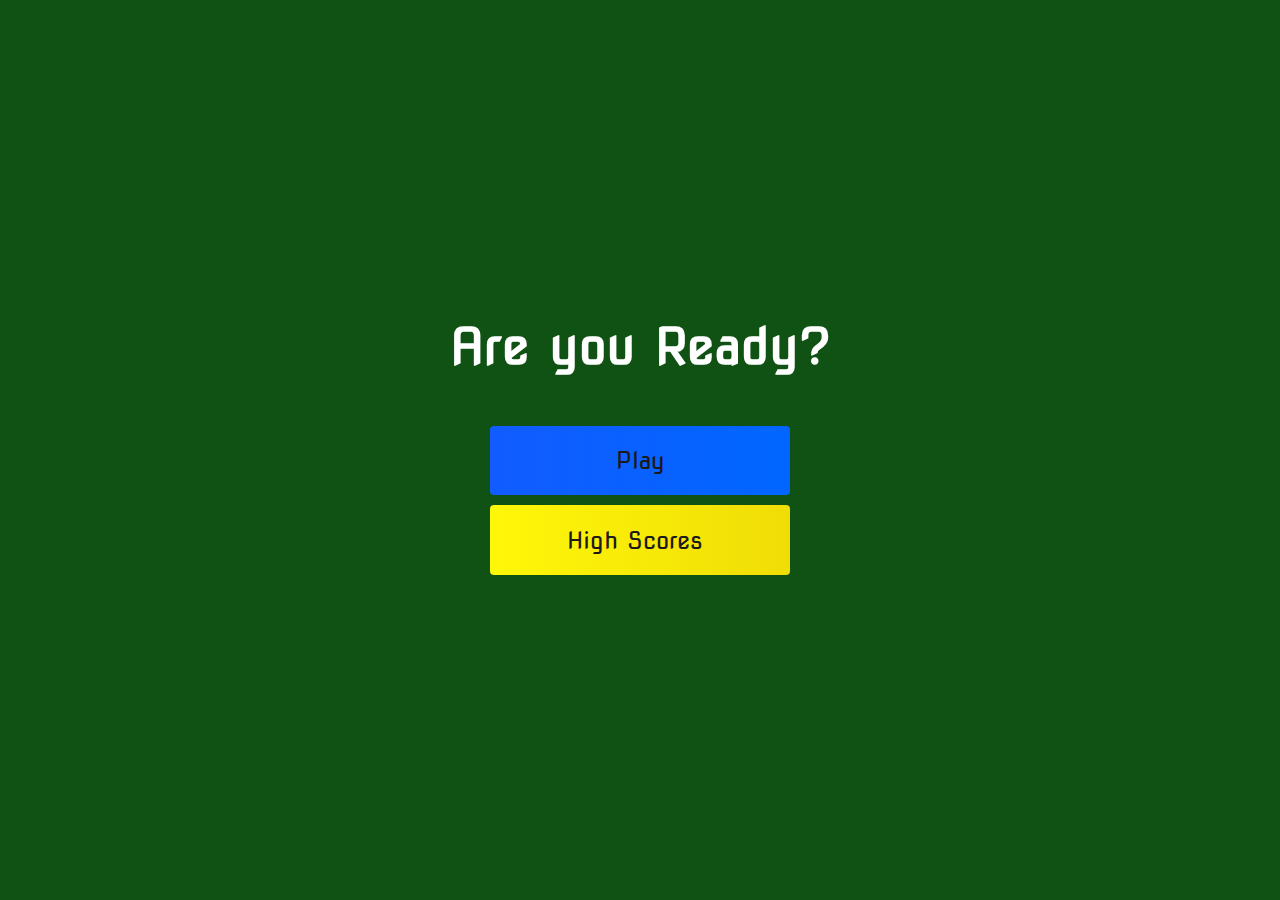
<file: index.html>
<!DOCTYPE html>
<html lang="en">
<head>
    <meta charset="UTF-8">
    <meta name="viewport" content="width=device-width, initial-scale=1.0">
    <title>Soal Index</title>
    <link rel="stylesheet" href="style.css">
    <link rel="stylesheet" href="https://use.fontawesome.com/releases/v5.13.1/css/all.css" integrity="sha384-xxzQGERXS00kBmZW/6qxqJPyxW3UR0BPsL4c8ILaIWXva5kFi7TxkIIaMiKtqV1Q" crossorigin="anonymous">
</head>
<body>
    <div class="container">
        <div id="home" class="flex-column flex-center">
            <h1>Are you Ready?</h1>
             <a href="pilih-materi.html" class="btn">Play</a>
            <a href="highscores.html" id="highscore-btn" class="btn">High Scores<i class="fas fa-crown"></i></a>
        </div>
    </div>
</body>
</html>
</file>
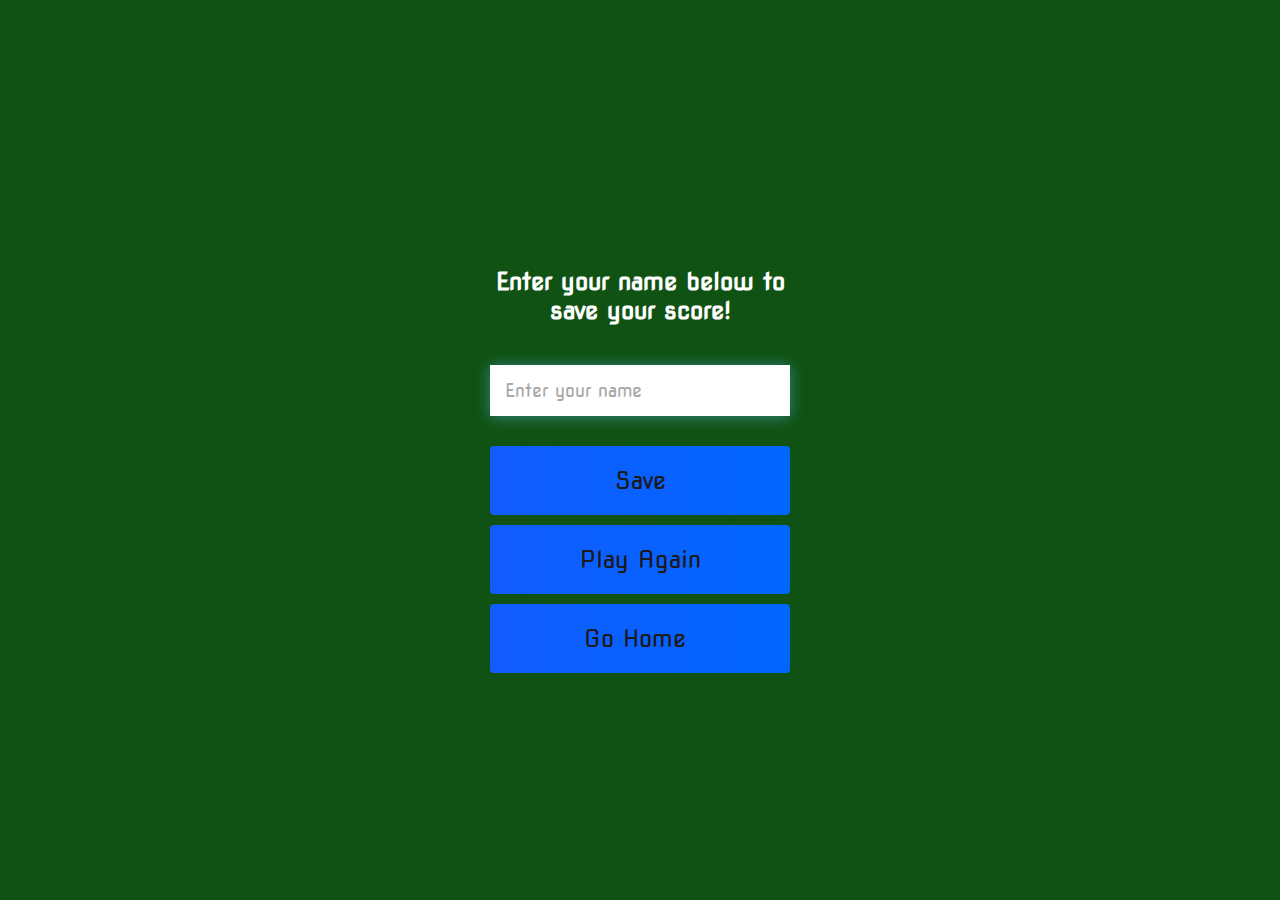
<file: end.html>
<!DOCTYPE html>
<html lang="en">
<head>
    <meta charset="UTF-8">
    <meta name="viewport" content="width=device-width, initial-scale=1.0">
    <title>Test</title>
    <link rel="stylesheet" href="style.css">
    <link rel="stylesheet" href="https://use.fontawesome.com/releases/v5.13.1/css/all.css" integrity="sha384-xxzQGERXS00kBmZW/6qxqJPyxW3UR0BPsL4c8ILaIWXva5kFi7TxkIIaMiKtqV1Q" crossorigin="anonymous">
</head>
<body>
    <div class="container">
        <div id="end" class="flex-center flex-column">
            <h1 id="finalScore">0</h1>
            <form class="end-form-container">
                <h2 id="end-text">Enter your name below to save your score!</h2>
                <input type="text" name="name" id="username" placeholder="Enter your name">
                <button class="btn" id="saveScoreBtn" type="submit" onclick="saveHighScore(event)" disabled>Save</button>
            </form>
            <a href="game.html" class="btn">Play Again</a>
            <a href="index.html" class="btn">Go Home<i class="fas fa-home"></i></a>
        </div>
    </div>
    <script src="end.js"></script>
</body>
</html>
</file>
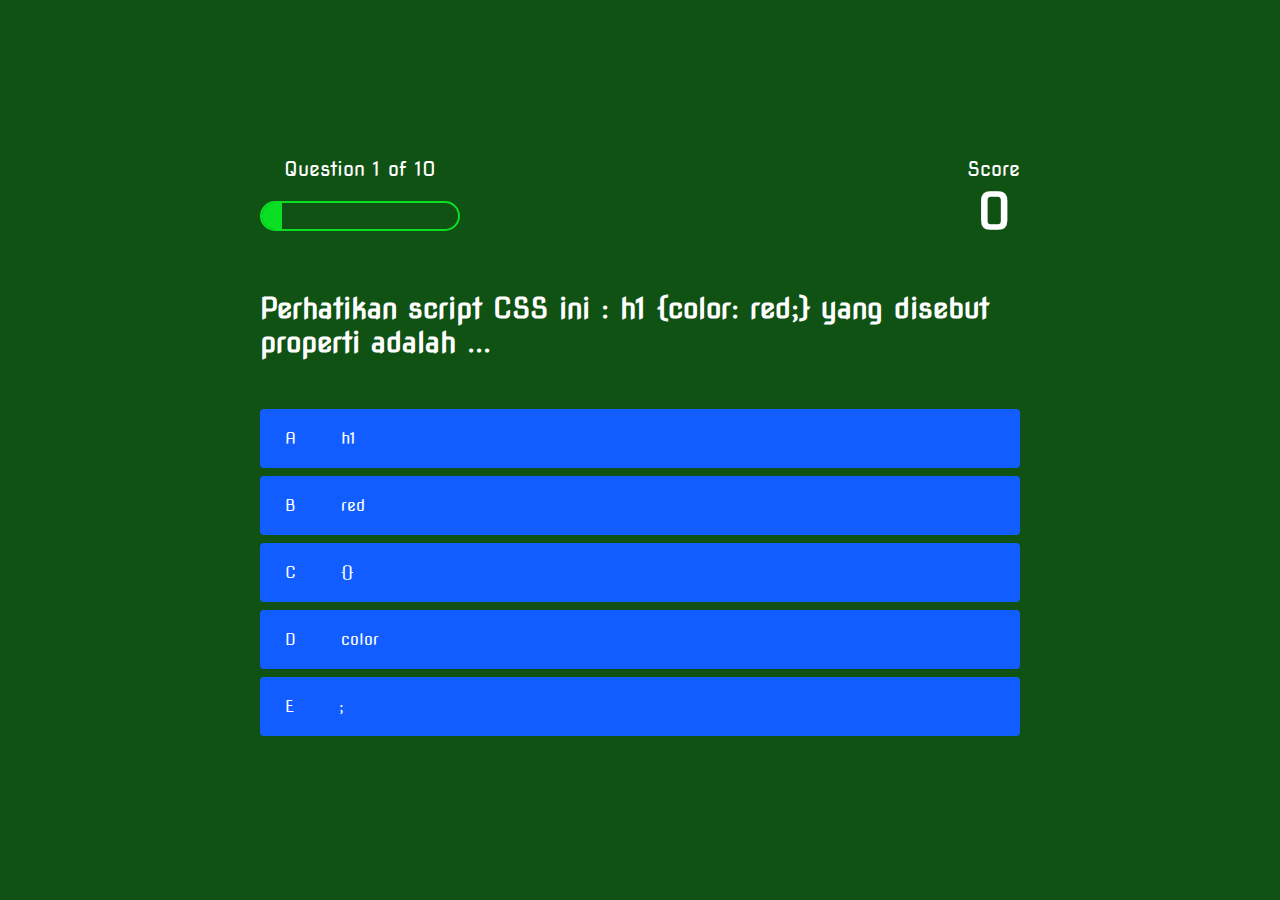
<file: game.html>
<!DOCTYPE html>
<html lang="en">
<head>
    <meta charset="UTF-8">
    <meta name="viewport" content="width=device-width, initial-scale=1.0">
    <title>Quiz Page</title>
    <link rel="stylesheet" href="style.css">
    <link rel="stylesheet" href="game.css">
</head>
<body>
    <div class="container">
        <div id="game" class="justify-center flex-column">
            <div id="hud">
                <div class="hud-item">
                    <p id="progressText" class="hud-prefix">
                        Pertanyaan
                    </p>
                    <div id="progressBar">
                        <div id="progressBarFull"></div>
                    </div>
                </div>
                <div class="hud-item">
                    <p class="hud-prefix">
                        Score
                    </p>
                    <h1 class="hud-main-text" id="score">
                        0
                    </h1>
                </div>
            </div>
            <h1 id="question">What is the answer to this question</h1>
            <div class="choice-container">
                <p class="choice-prefix">A</p>
                <p class="choice-text" data-number="1">Choice</p>
            </div>
            <div class="choice-container">
                <p class="choice-prefix">B</p>
                <p class="choice-text" data-number="2">Choice 2</p>
            </div>
            <div class="choice-container">
                <p class="choice-prefix">C</p>
                <p class="choice-text" data-number="3">Choice 3</p>
            </div>
            <div class="choice-container">
                <p class="choice-prefix">D</p>
                <p class="choice-text" data-number="4">Choice 4</p>
            </div>
            <div class="choice-container">
                <p class="choice-prefix">E</p>
                <p class="choice-text" data-number="5">Choice 5</p>
            </div>
        </div>
    </div>
    <script src="game.js"></script>
</body>
</html>
</file>
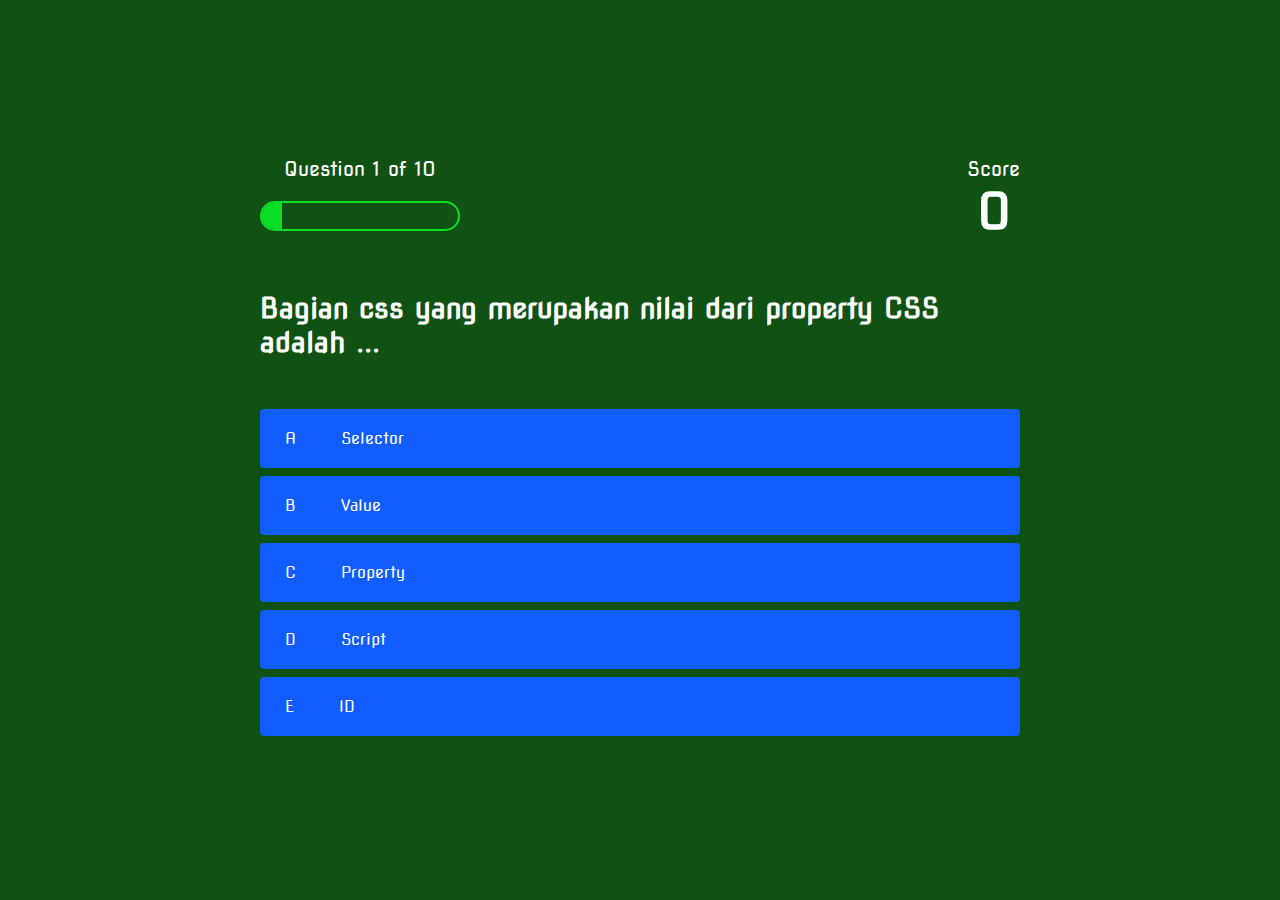
<file: game1.html>
<!DOCTYPE html>
<html lang="en">
<head>
    <meta charset="UTF-8">
    <meta name="viewport" content="width=device-width, initial-scale=1.0">
    <title>Quiz Page</title>
    <link rel="stylesheet" href="style.css">
    <link rel="stylesheet" href="game.css">
</head>
<body>
    <div class="container">
        <div id="game" class="justify-center flex-column">
            <div id="hud">
                <div class="hud-item">
                    <p id="progressText" class="hud-prefix">
                        Pertanyaan
                    </p>
                    <div id="progressBar">
                        <div id="progressBarFull"></div>
                    </div>
                </div>
                <div class="hud-item">
                    <p class="hud-prefix">
                        Score
                    </p>
                    <h1 class="hud-main-text" id="score">
                        0
                    </h1>
                </div>
            </div>
            <h1 id="question">What is the answer to this question</h1>
            <div class="choice-container">
                <p class="choice-prefix">A</p>
                <p class="choice-text" data-number="1">Choice</p>
            </div>
            <div class="choice-container">
                <p class="choice-prefix">B</p>
                <p class="choice-text" data-number="2">Choice 2</p>
            </div>
            <div class="choice-container">
                <p class="choice-prefix">C</p>
                <p class="choice-text" data-number="3">Choice 3</p>
            </div>
            <div class="choice-container">
                <p class="choice-prefix">D</p>
                <p class="choice-text" data-number="4">Choice 4</p>
            </div>
            <div class="choice-container">
                <p class="choice-prefix">E</p>
                <p class="choice-text" data-number="5">Choice 5</p>
            </div>
        </div>
    </div>
    <script src="game1.js"></script>
</body>
</html>
</file>
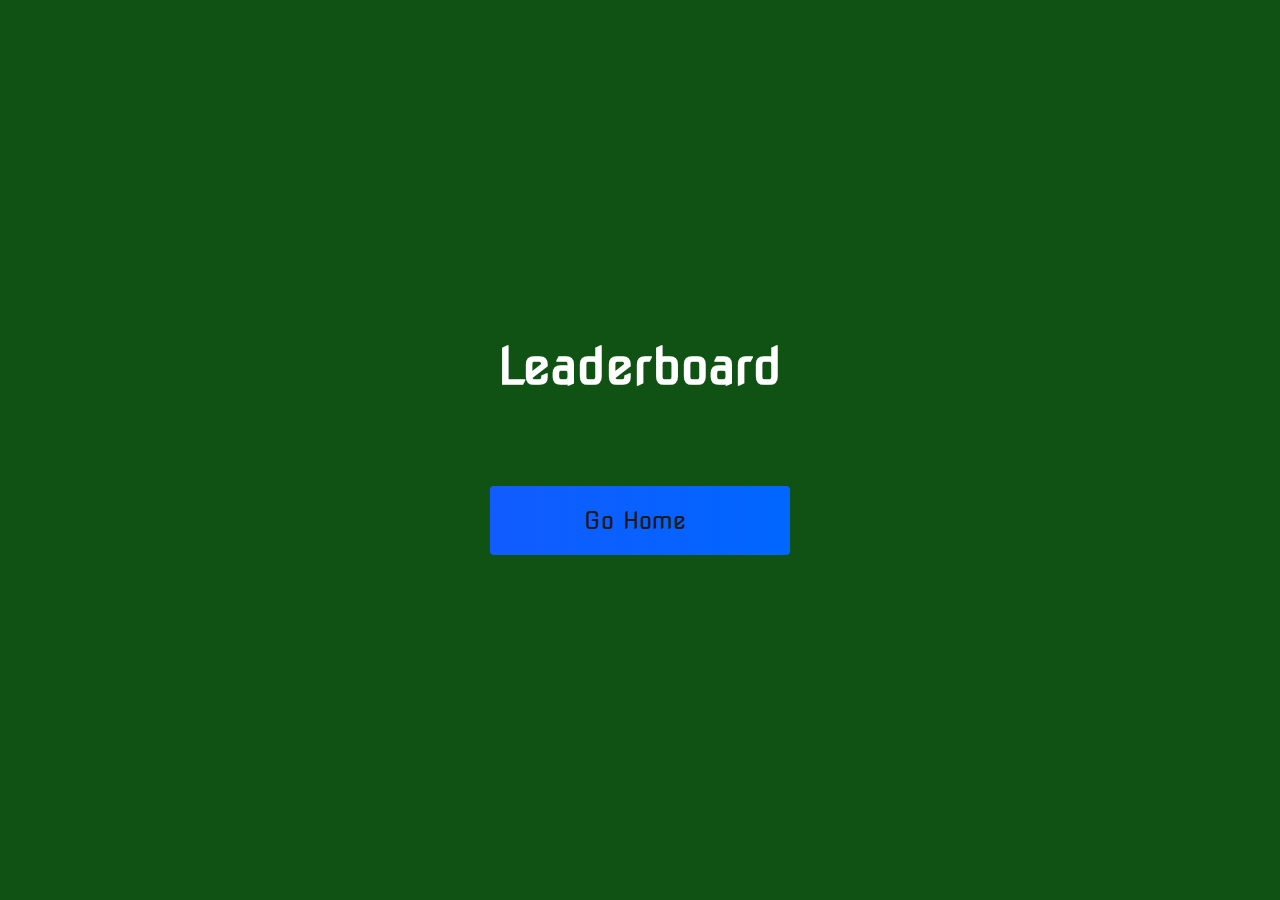
<file: highscores.html>
<!DOCTYPE html>
<html lang="en">
<head>
    <meta charset="UTF-8">
    <meta name="viewport" content="width=device-width, initial-scale=1.0">
    <title>High Scores</title>
    <link rel="stylesheet" href="style.css">
    <link rel="stylesheet" href="highscores.css">
    <link rel="stylesheet" href="https://use.fontawesome.com/releases/v5.13.1/css/all.css" integrity="sha384-xxzQGERXS00kBmZW/6qxqJPyxW3UR0BPsL4c8ILaIWXva5kFi7TxkIIaMiKtqV1Q" crossorigin="anonymous">
</head>
<body>
    <div class="container">
        <div id="highScores" class="flex-center flex-column">
            <h1 id="finalScore">Leaderboard</h1>
            <ul id="highScoresList"></ul>
            <a href="index.html" class="btn">Go Home<i class="fas fa-home"></i></a>
        </div>
    </div>
    <script src="highscores.js"></script>
</body>
</html>
</file>
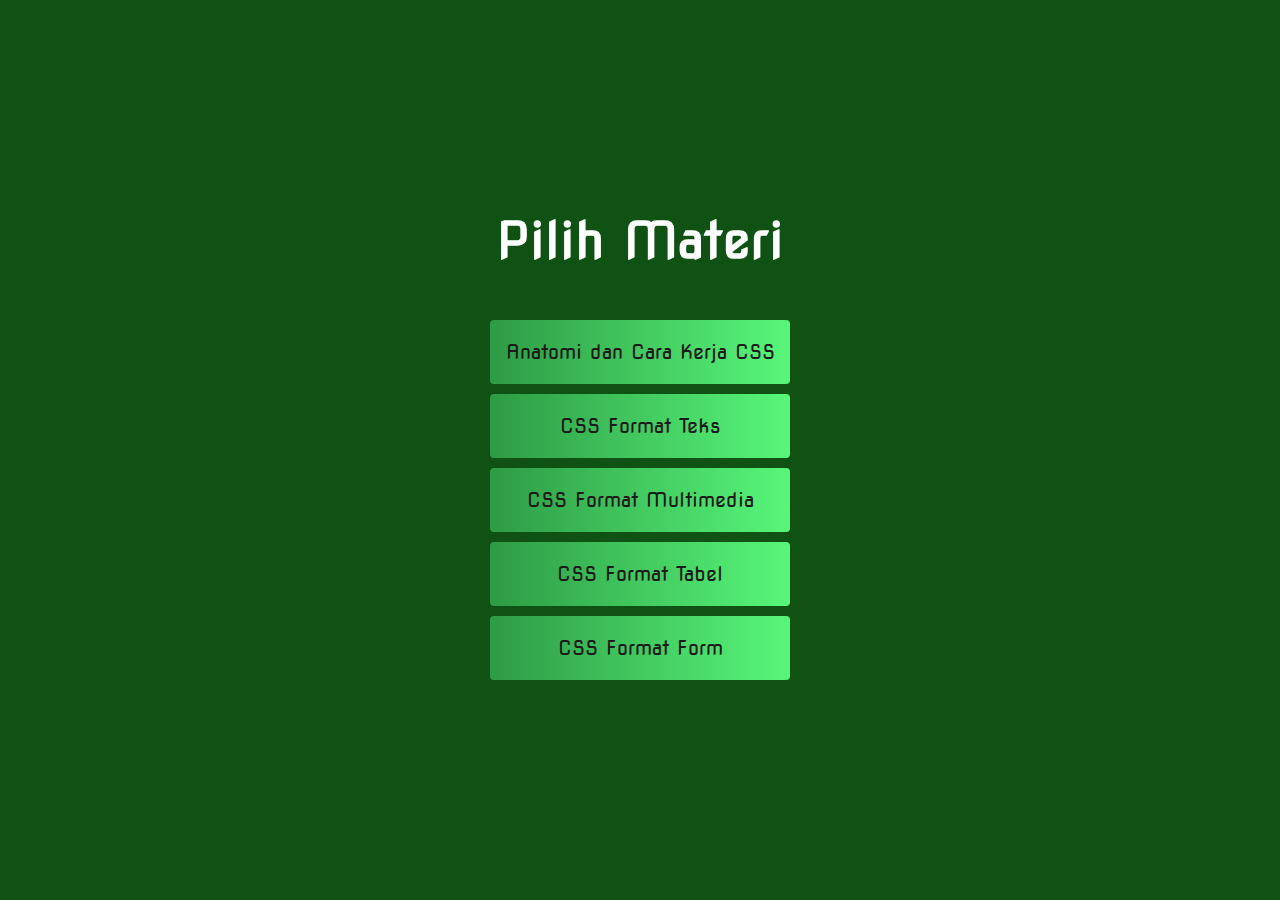
<file: pilih-materi.html>
<!DOCTYPE html>
<html lang="en">
<head>
    <meta charset="UTF-8">
    <meta name="viewport" content="width=device-width, initial-scale=1.0">
    <title>Soal-Pilih Materi</title>
    <link rel="stylesheet" href="style.css">
    <link rel="stylesheet" href="https://use.fontawesome.com/releases/v5.13.1/css/all.css" integrity="sha384-xxzQGERXS00kBmZW/6qxqJPyxW3UR0BPsL4c8ILaIWXva5kFi7TxkIIaMiKtqV1Q" crossorigin="anonymous">
</head>
<body>
    <div class="container">
        <div id="home" class="flex-column flex-center">
            <h1>Pilih Materi</h1>
            <a href="game1.html" class="btnsoal">Anatomi dan Cara Kerja CSS</a>
            <a href="game2.html" class="btnsoal">CSS Format Teks</a>
            <a href="game3.html" class="btnsoal">CSS Format Multimedia</a>
            <a href="game4.html" class="btnsoal">CSS Format Tabel</a>
            <a href="game5.html" class="btnsoal">CSS Format Form</a>
        </div>
    </div>
</body>
</html>
</file>
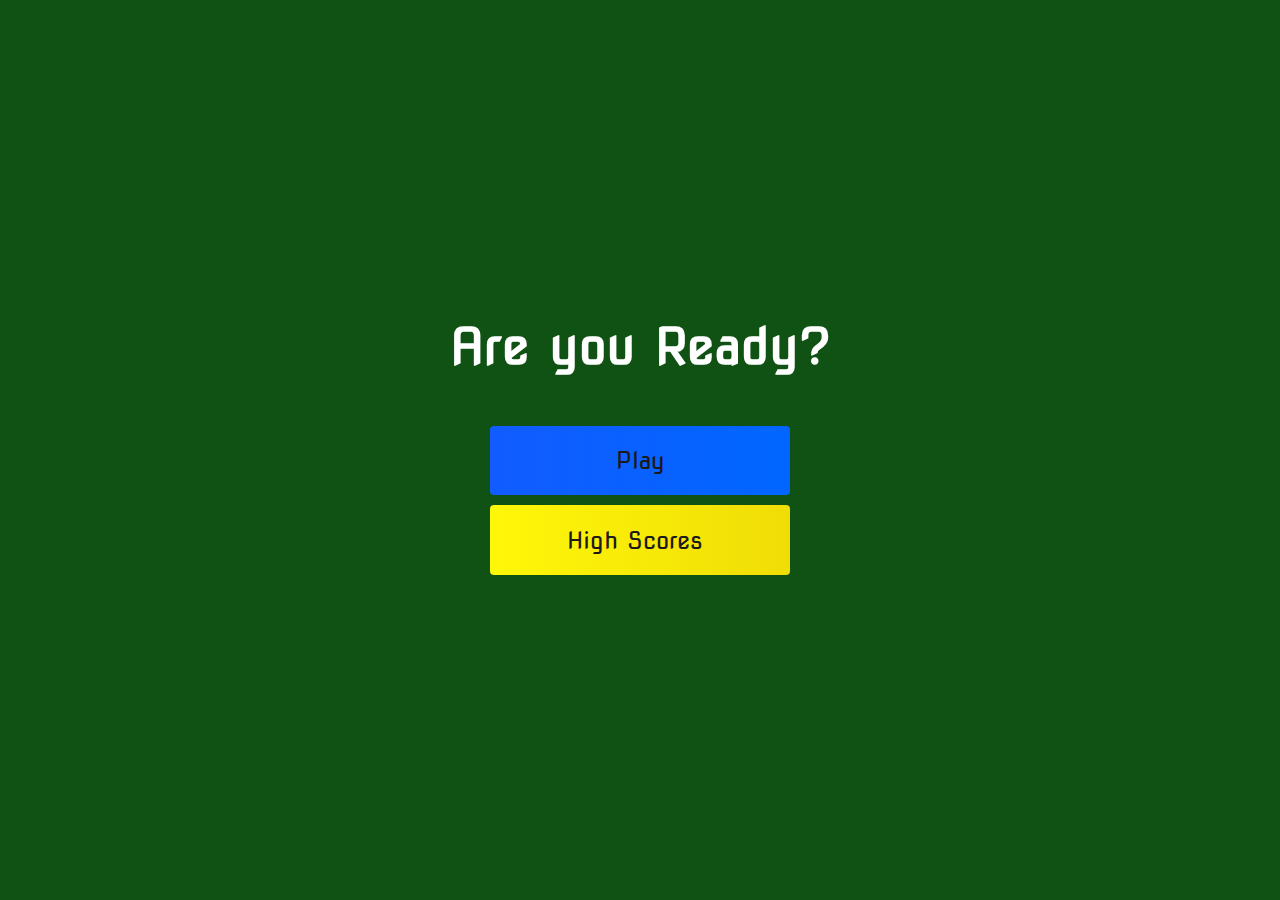
<file: soal.html>
<!DOCTYPE html>
<html lang="en">
<head>
    <meta charset="UTF-8">
    <meta name="viewport" content="width=device-width, initial-scale=1.0">
    <title>Soal</title>
    <link rel="stylesheet" href="style.css">
    <link rel="stylesheet" href="https://use.fontawesome.com/releases/v5.13.1/css/all.css" integrity="sha384-xxzQGERXS00kBmZW/6qxqJPyxW3UR0BPsL4c8ILaIWXva5kFi7TxkIIaMiKtqV1Q" crossorigin="anonymous">
</head>
<body>
    <div class="container">
        <div id="home" class="flex-column flex-center">
            <h1>Are you Ready?</h1>
            <a href="pilih-materi.html" class="btn">Play</a>
            <a href="highscores.html" id="highscore-btn" class="btn">High Scores<i class="fas fa-crown"></i></a>
        </div>
    </div>
</body>
</html>
</file>
<file: style.css>
@import url('https://fonts.googleapis.com/css2?family=Nova+Square&display=swap');

:root {
    background-color: rgb(16, 82, 19)
}

* {
    box-sizing: border-box;
    margin:0;
    padding: 0;
    font-size: 62.5%;
    font-family: 'Nova Square', cursive;
}

h1 {
    font-size: 5rem;
    color: #fff;
    margin-bottom: 5rem;
}

h2 {
    font-size: 4.2rem;
    margin-bottom: 4rem;

}

.container {
    width: 100vw;
    height: 100vh;
    display: flex;
    justify-content: center;
    align-items: center;
    max-width: 80rem;
    margin: 0 auto;
    padding: 2rem;
}

.flex-column {
    display: flex;
    flex-direction: column;
}

.flex-center {
    justify-content: center;
    align-items: center;
}

.justify-center {
    justify-content: center;
}

.text-center {
    text-align: center;
}

.hidden {
    display: none;
}

.btn {
    font-size: 2.4rem;
    padding: 2rem 0;
    width: 30rem;
    text-align: center;
    margin-bottom: 1rem;
    text-decoration: none;
    color: rgb(28, 26, 26);
    background: linear-gradient(90deg, rgb(18, 92, 255) 0%, rgb(0, 102, 255) 100%);
    border-radius: 4px;
}

.btn:hover {
    cursor: pointer;
    box-shadow: 0 0.4rem 1.4rem 0 rgba(8, 114, 244, 0.6);
    transition: transform 150ms;
    transform: scale(1.03);
}

.btn[disabled]:hover {
    cursor: not-allowed;
    box-shadow: none;
    transform: none;
}

#highscore-btn {
    background: linear-gradient(90deg, rgb(255, 247, 9) 0%, rgb(240, 221, 6) 100%);
}

#highscore-btn:hover {
    box-shadow: 0 0.4rem 1.4rem 0 rgba(255,255,0,0.5)
}
.btnsoal{
    font-size: 2rem;
    padding: 2rem 0;
    width: 30rem;
    text-align: center;
    margin-bottom: 1rem;
    text-decoration: none;
    color: rgb(28, 26, 26);
    background: linear-gradient(90deg, rgb(46, 155, 69) 0%, rgb(87, 247, 122) 100%);
    border-radius: 4px;
}
.btnsoal:hover {
    cursor: pointer;
    box-shadow: 0 0.4rem 1.4rem 0 rgb(0, 8, 2);
    transition: transform 150ms;
    transform: scale(1.03);
}
.btnsoal[disabled]:hover {
    cursor: not-allowed;
    box-shadow: none;
    transform: none;
}
.fa-crown {
    font-size: 2.5rem;
    margin-left: 1rem;
}

/* End Page CSS */
.end-form-container {
    width: 100%;
    display: flex;
    flex-direction: column;
    align-items: center;
    max-width: 30rem;
}

input {
    margin-bottom: 1rem;
    width: 20rem;
    padding: 1.5rem;
    font-size: 1.8rem;
    border: none;
    box-shadow: 0 0.1rem 1.4rem 0 rgba(86, 185, 235, 0.5);
}

input::placeholder {
    color: #aaa;
}

#username {
    margin-bottom: 3rem;
    width: 100%;
    outline: none;
}

#end-text {
    font-size: 2.4rem;
    color: #fff;
    text-align: center;
}

#saveScoreBtn {
    border: none;
}

.fa-home {
    margin-left: 1rem;
    font-size: 2rem;
    color: rgb(28, 26, 26)
}
</file>
<file: game.css>
body {
    color: #fff;
}

.choice-container {
    display: flex;
    margin-bottom: 0.8rem;
    width: 100%;
    border-radius: 4px;
    background: rgb(18, 93, 255);
    font-size: 2.5rem;
    min-width: 50rem;
}

.choice-container:hover {
    cursor: pointer;
    box-shadow: 0 0.4rem 1.4rem 0 rgba(6, 103, 247, 0.5);
    transform: scale(1.02);
    transform: transform 100ms;
}

.choice-prefix {
    padding: 2rem 2.5rem;
    color: white;
}

.choice-text {
    padding: 2rem;
    width: 100%;
}

.correct {
    background: linear-gradient(32deg, rgba(11, 223, 36) 0%, rgb(41, 232, 111) 100%);
}

.incorrect {
    background: linear-gradient(32deg, rgba(230, 29, 29, 1) 0%, rgb(224, 11, 11, 1) 100%);
}

/* Heads up Display */
#hud {
    display: flex;
    justify-content: space-between;
}

.hud-prefix {
    text-align: center;
    font-size: 2rem;
}

.hud-main-text {
    text-align: center;
}

#progressBar {
    width: 20rem;
    height: 3rem;
    border: 0.2rem solid rgb(11,223,36);
    margin-top: 2rem;
    border-radius: 50px;
    overflow: hidden;
}

#progressBarFull {
    height: 100%;
    background: rgb(11,223,36);
    width: 0%;
}
#question {
    font-size: 28px;
}

@media screen and (max-width: 768px) {
    .choice-container {
        min-width: 40rem;
    }
}
</file>
<file: highscores.css>
body {
    color: #fff;
}

#highScoresList {
    list-style: none;
    margin-bottom: 4rem;
}

.high-score {
    font-size: 2.8rem;
    margin-bottom: 0.5rem;
}
</file>
